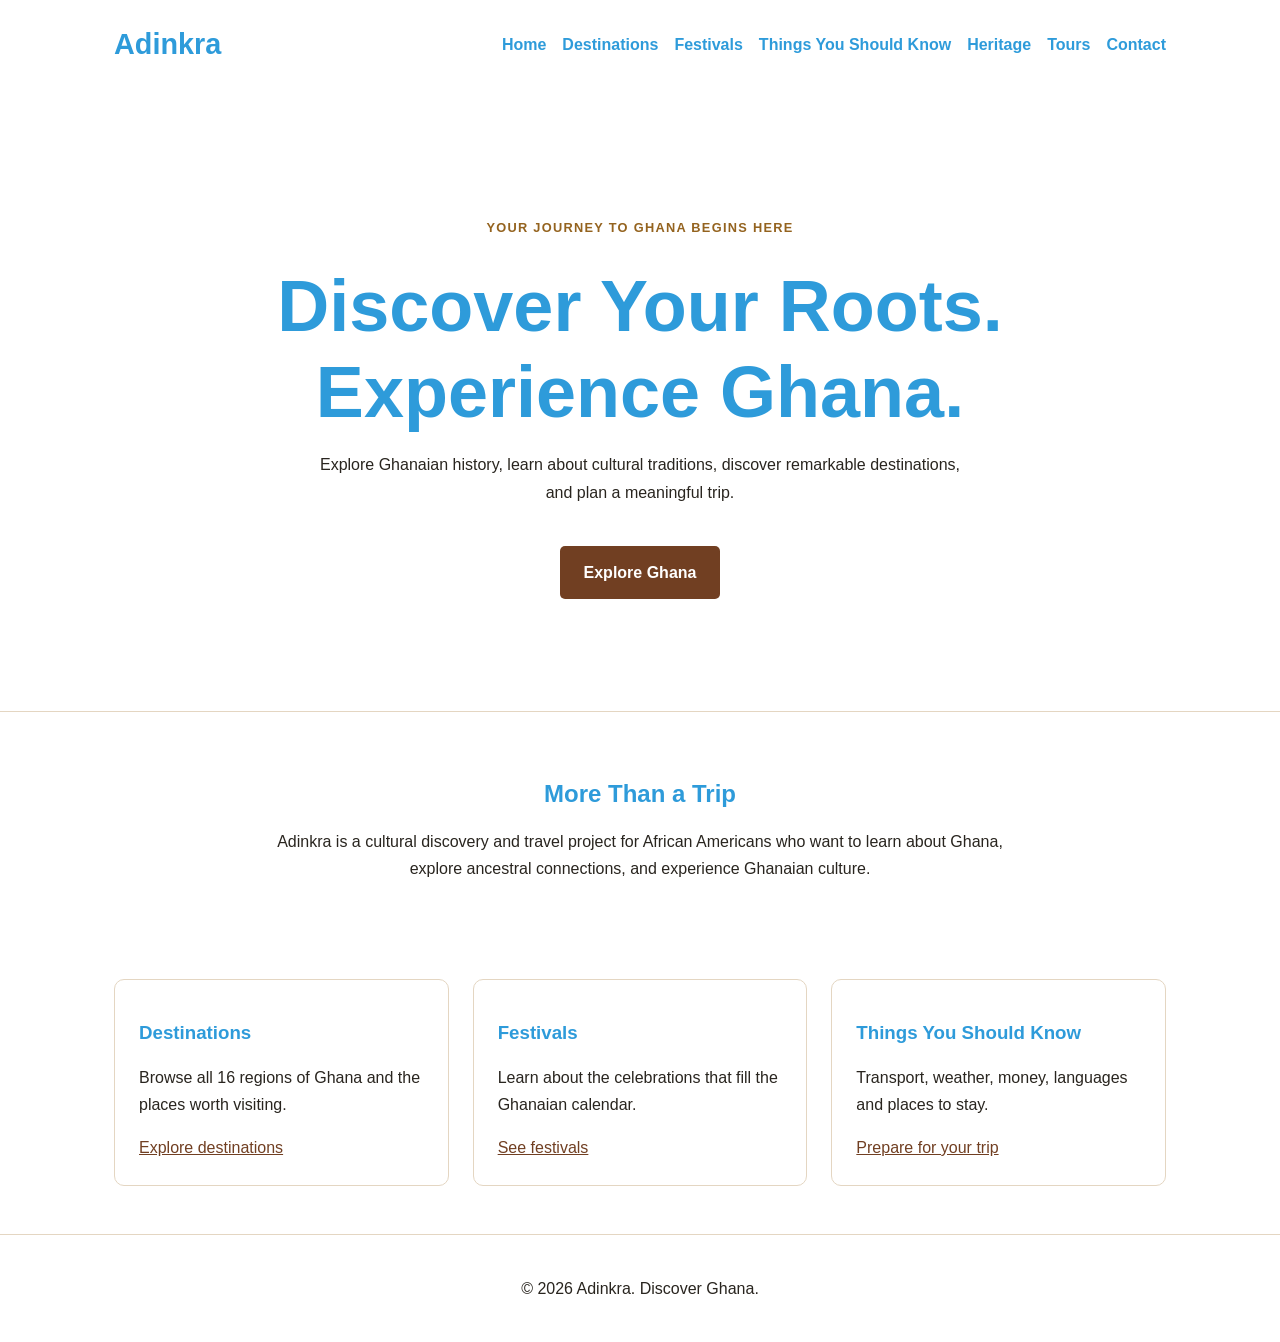
<file: index.html>
<!DOCTYPE html>
<html lang="en">
<head>
    <meta charset="UTF-8">
    <meta name="viewport" content="width=device-width, initial-scale=1.0">
    <title>Discover Your Roots | Adinkra</title>
    <link rel="stylesheet" href="css/styles.css">
    <script src="js/data/ghana-data.js" defer></script>
    <script src="js/main.js" defer></script>
    <script src="js/pages/render.js" defer></script>
</head>
<body data-page="home" data-prefix="">
    <header class="site-header">
        <a class="logo" href="index.html">Adinkra</a>
        <nav aria-label="Main navigation">
            <a href="index.html">Home</a>
            <a href="pages/destinations.html">Destinations</a>
            <a href="pages/festivals.html">Festivals</a>
            <a href="pages/things-to-know.html">Things You Should Know</a>
            <a href="pages/heritage.html">Heritage</a>
            <a href="pages/tours.html">Tours</a>
            <a href="pages/contact.html">Contact</a>
        </nav>
    </header>
    <main>
        <section class="hero">
            <p class="eyebrow">Your journey to Ghana begins here</p>
            <h1>Discover Your Roots. Experience Ghana.</h1>
            <p>
                Explore Ghanaian history, learn about cultural traditions,
                discover remarkable destinations, and plan a meaningful trip.
            </p>
            <a class="button" href="pages/destinations.html">Explore Ghana</a>
        </section>

        <section class="intro">
            <h2>More Than a Trip</h2>
            <p>
                Adinkra is a cultural discovery and travel project for
                African Americans who want to learn about Ghana, explore
                ancestral connections, and experience Ghanaian culture.
            </p>
        </section>

        <section class="features">
            <article class="feature">
                <h3>Destinations</h3>
                <p>Browse all 16 regions of Ghana and the places worth visiting.</p>
                <a href="pages/destinations.html">Explore destinations</a>
            </article>
            <article class="feature">
                <h3>Festivals</h3>
                <p>Learn about the celebrations that fill the Ghanaian calendar.</p>
                <a href="pages/festivals.html">See festivals</a>
            </article>
            <article class="feature">
                <h3>Things You Should Know</h3>
                <p>Transport, weather, money, languages and places to stay.</p>
                <a href="pages/things-to-know.html">Prepare for your trip</a>
            </article>
        </section>
    </main>
    <footer class="site-footer">
        <p>&copy; <span id="year">2026</span> Adinkra. Discover Ghana.</p>
    </footer>
</body>
</html>
</file>
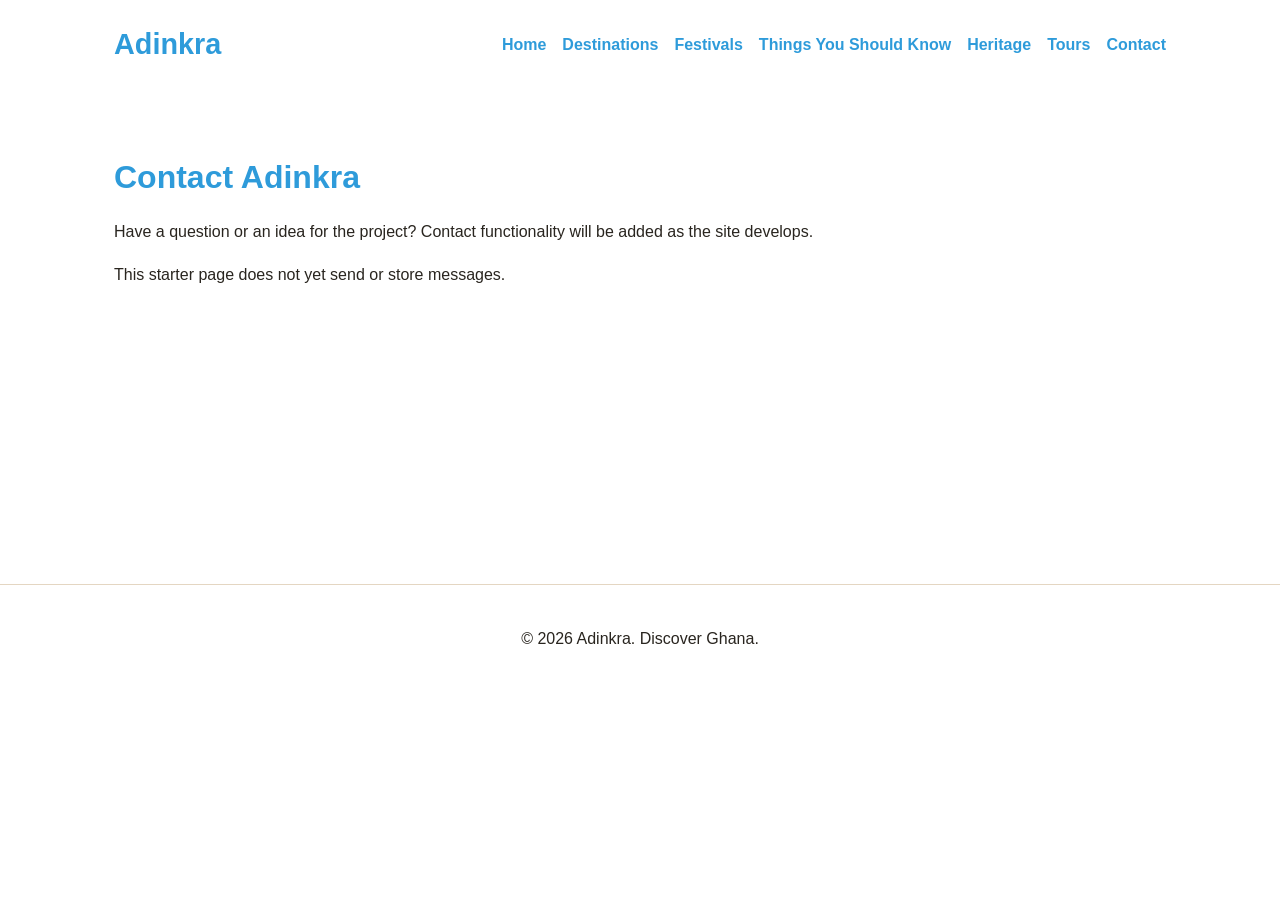
<file: pages/contact.html>
<!DOCTYPE html>
<html lang="en">
<head>
    <meta charset="UTF-8">
    <meta name="viewport" content="width=device-width, initial-scale=1.0">
    <title>Contact | Adinkra</title>
    <link rel="stylesheet" href="../css/styles.css">
    <script src="../js/data/ghana-data.js" defer></script>
    <script src="../js/main.js" defer></script>
    <script src="../js/pages/render.js" defer></script>
</head>
<body data-page="contact" data-prefix="../">
    <header class="site-header">
        <a class="logo" href="../index.html">Adinkra</a>
        <nav aria-label="Main navigation">
            <a href="../index.html">Home</a>
            <a href="../pages/destinations.html">Destinations</a>
            <a href="../pages/festivals.html">Festivals</a>
            <a href="../pages/things-to-know.html">Things You Should Know</a>
            <a href="../pages/heritage.html">Heritage</a>
            <a href="../pages/tours.html">Tours</a>
            <a href="../pages/contact.html">Contact</a>
        </nav>
    </header>
    <main class="page-content">
        <h1>Contact Adinkra</h1>
        <p>
            Have a question or an idea for the project?
            Contact functionality will be added as the site develops.
        </p>
        <p>This starter page does not yet send or store messages.</p>
    </main>
    <footer class="site-footer">
        <p>&copy; <span id="year">2026</span> Adinkra. Discover Ghana.</p>
    </footer>
</body>
</html>
</file>
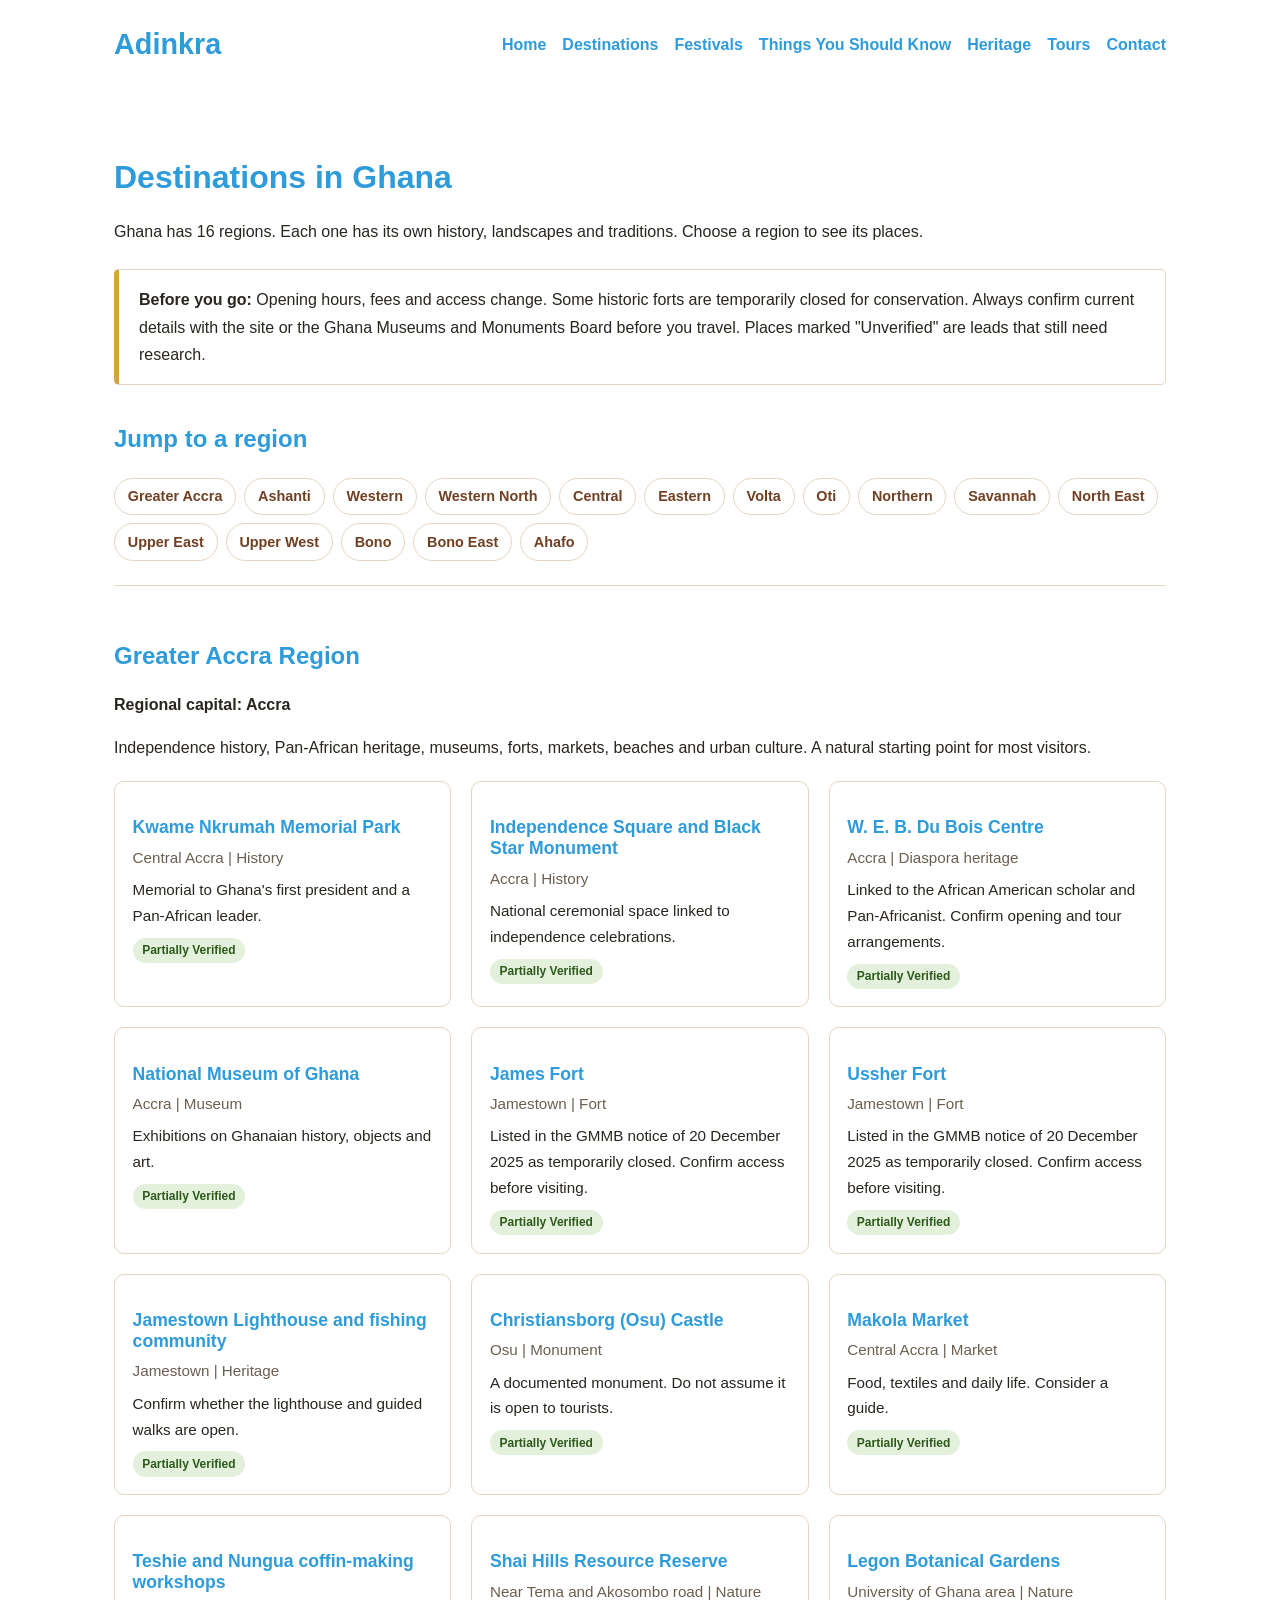
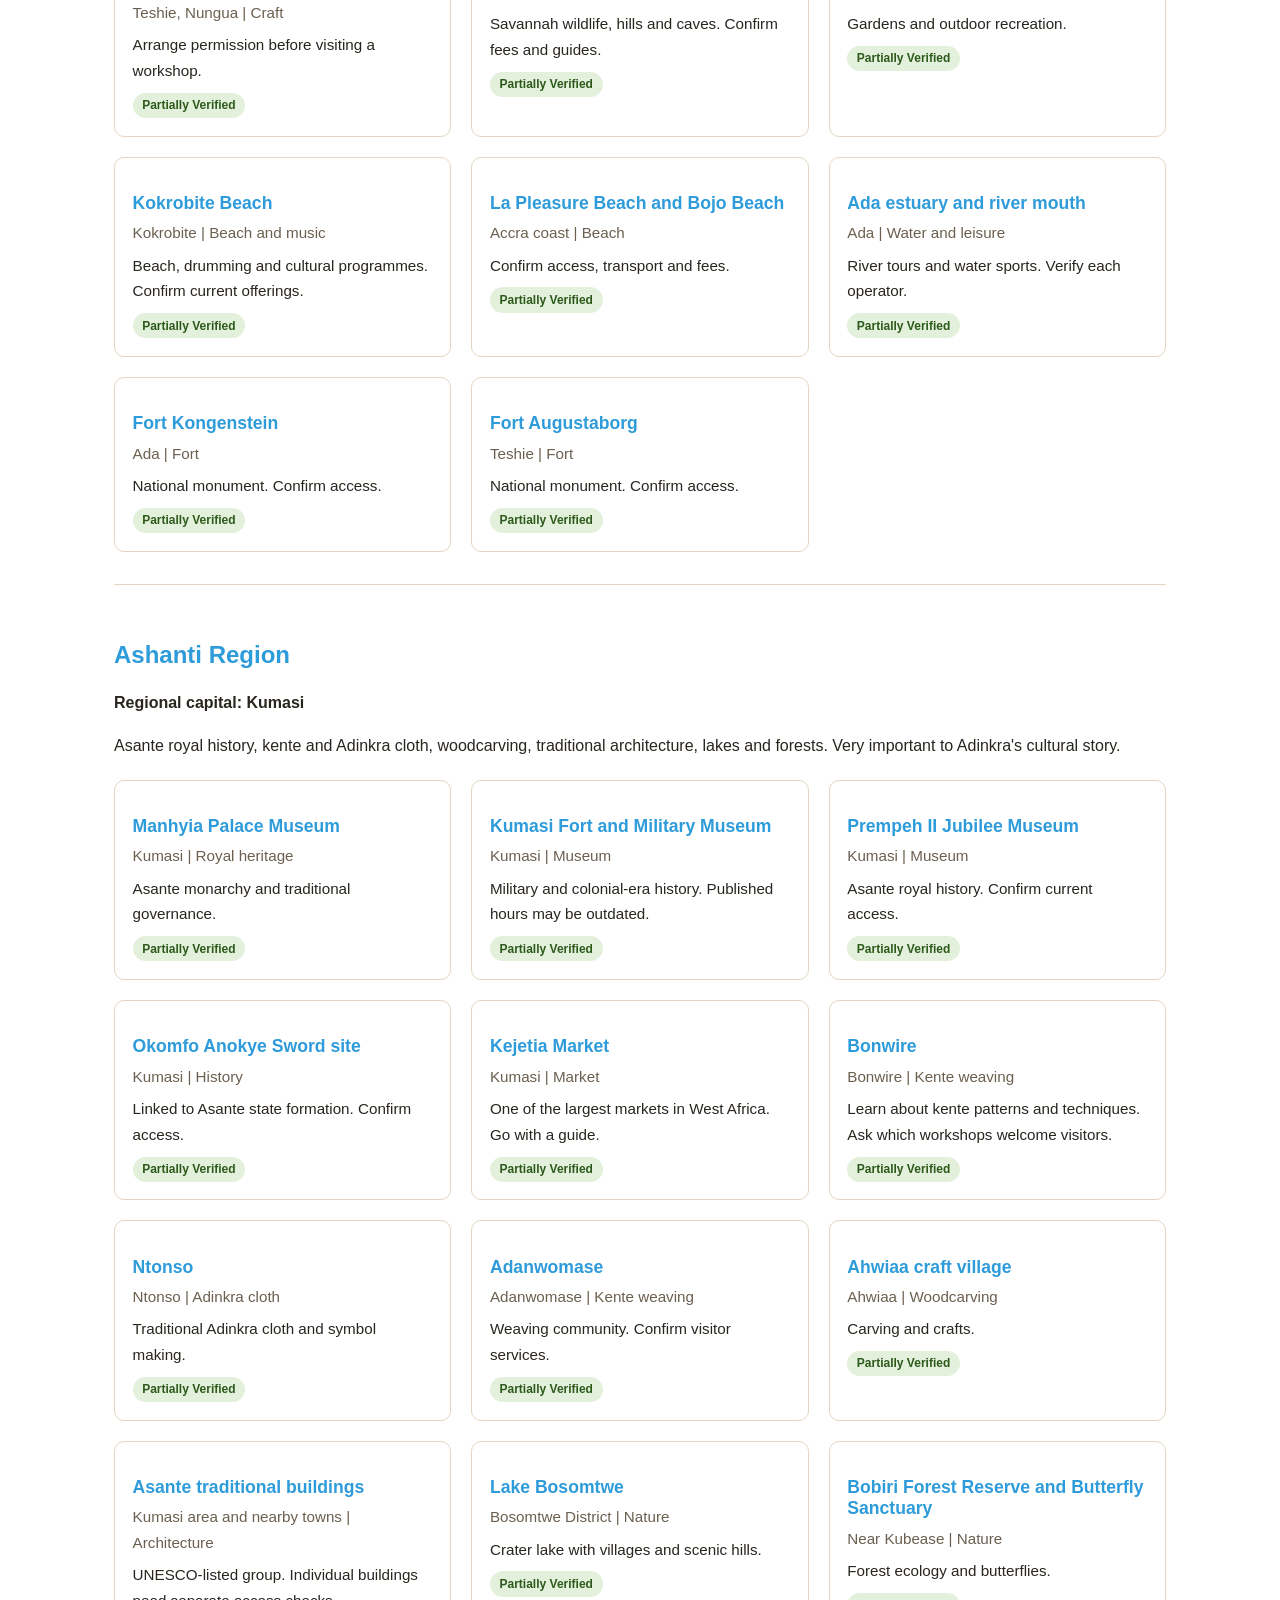
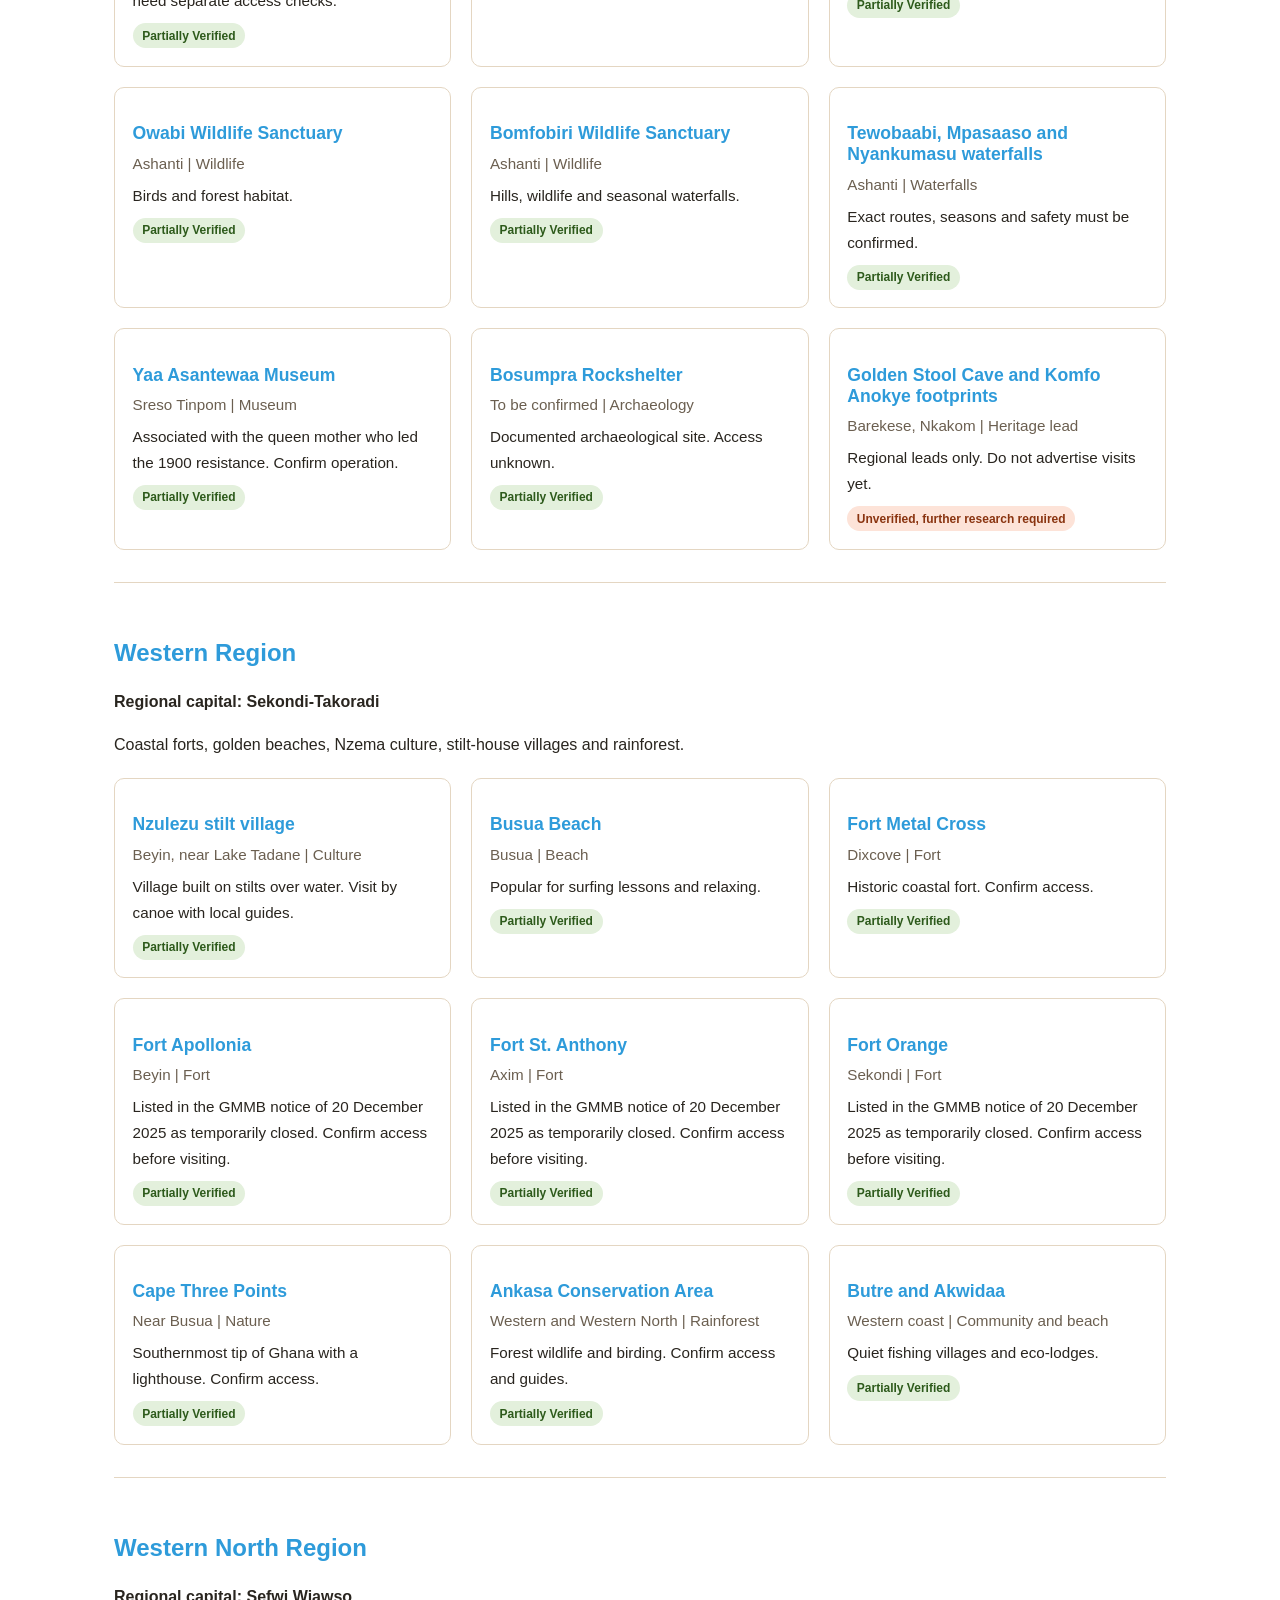
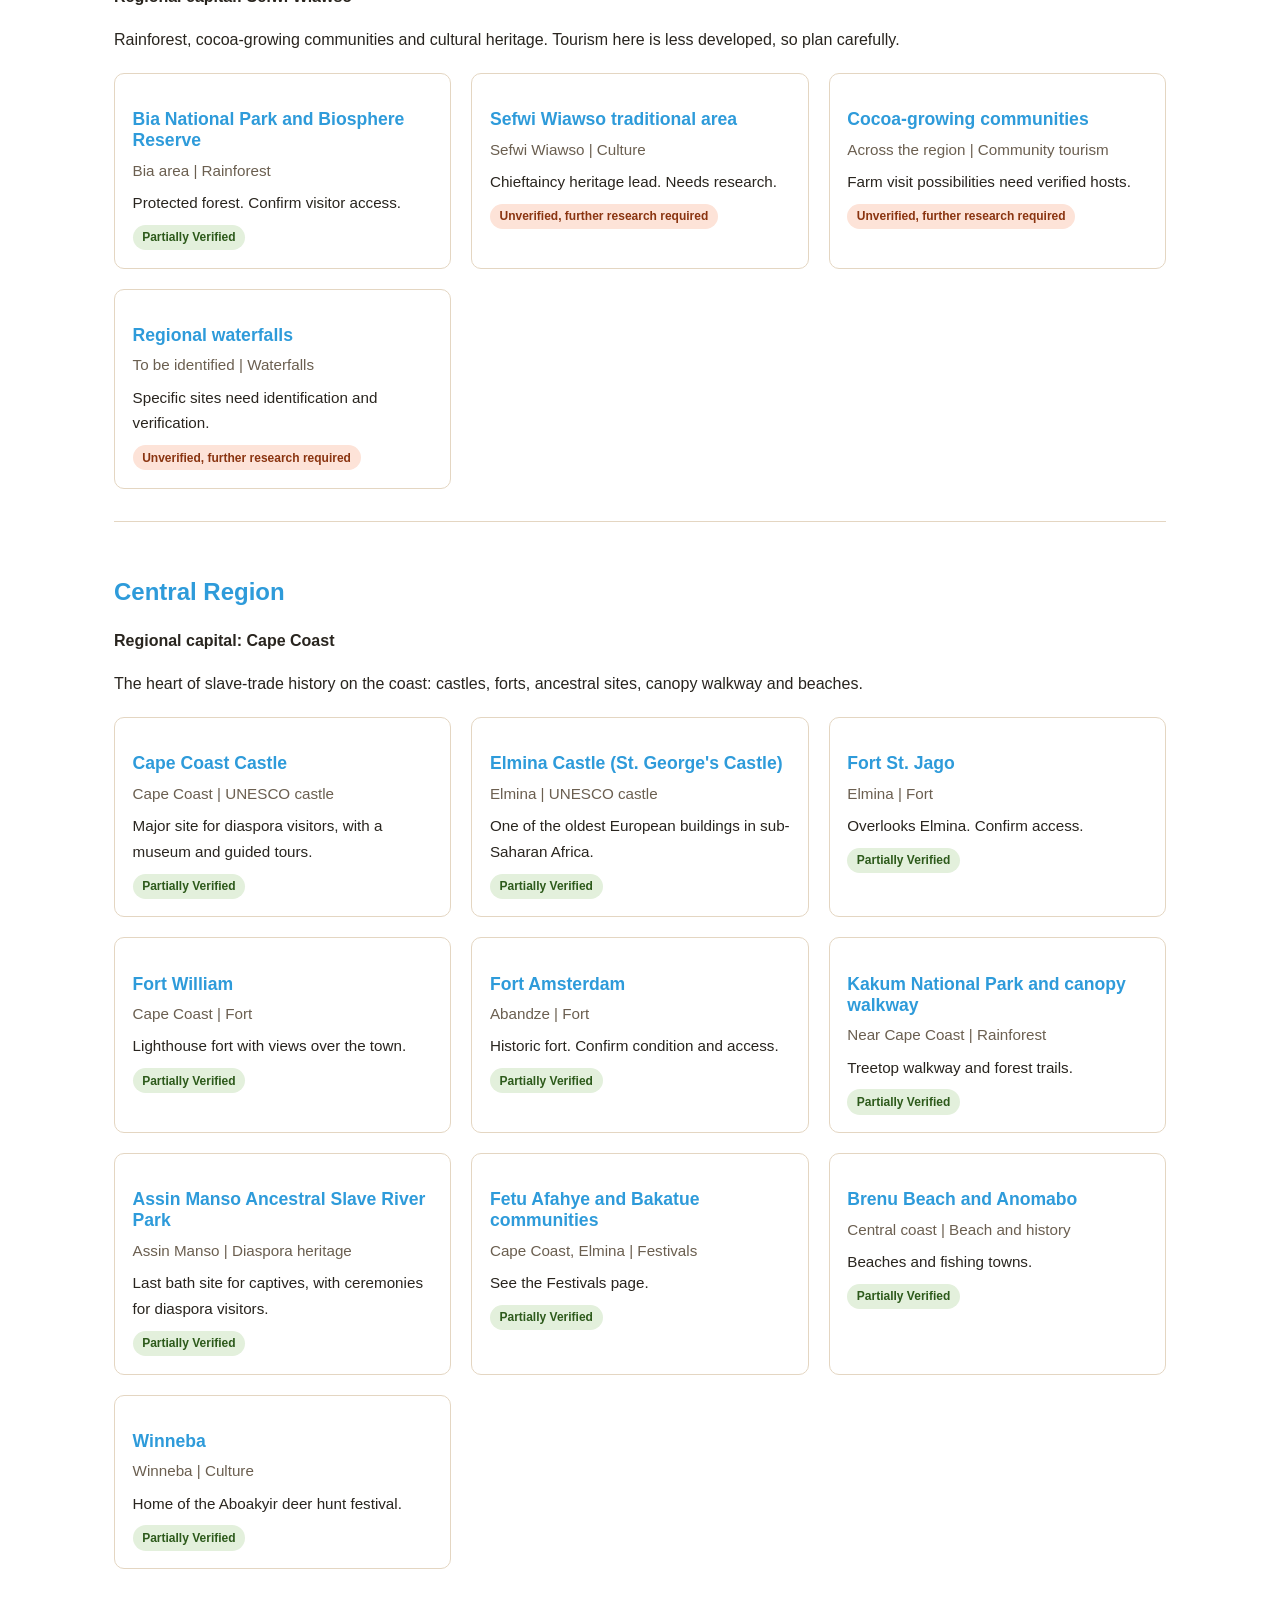
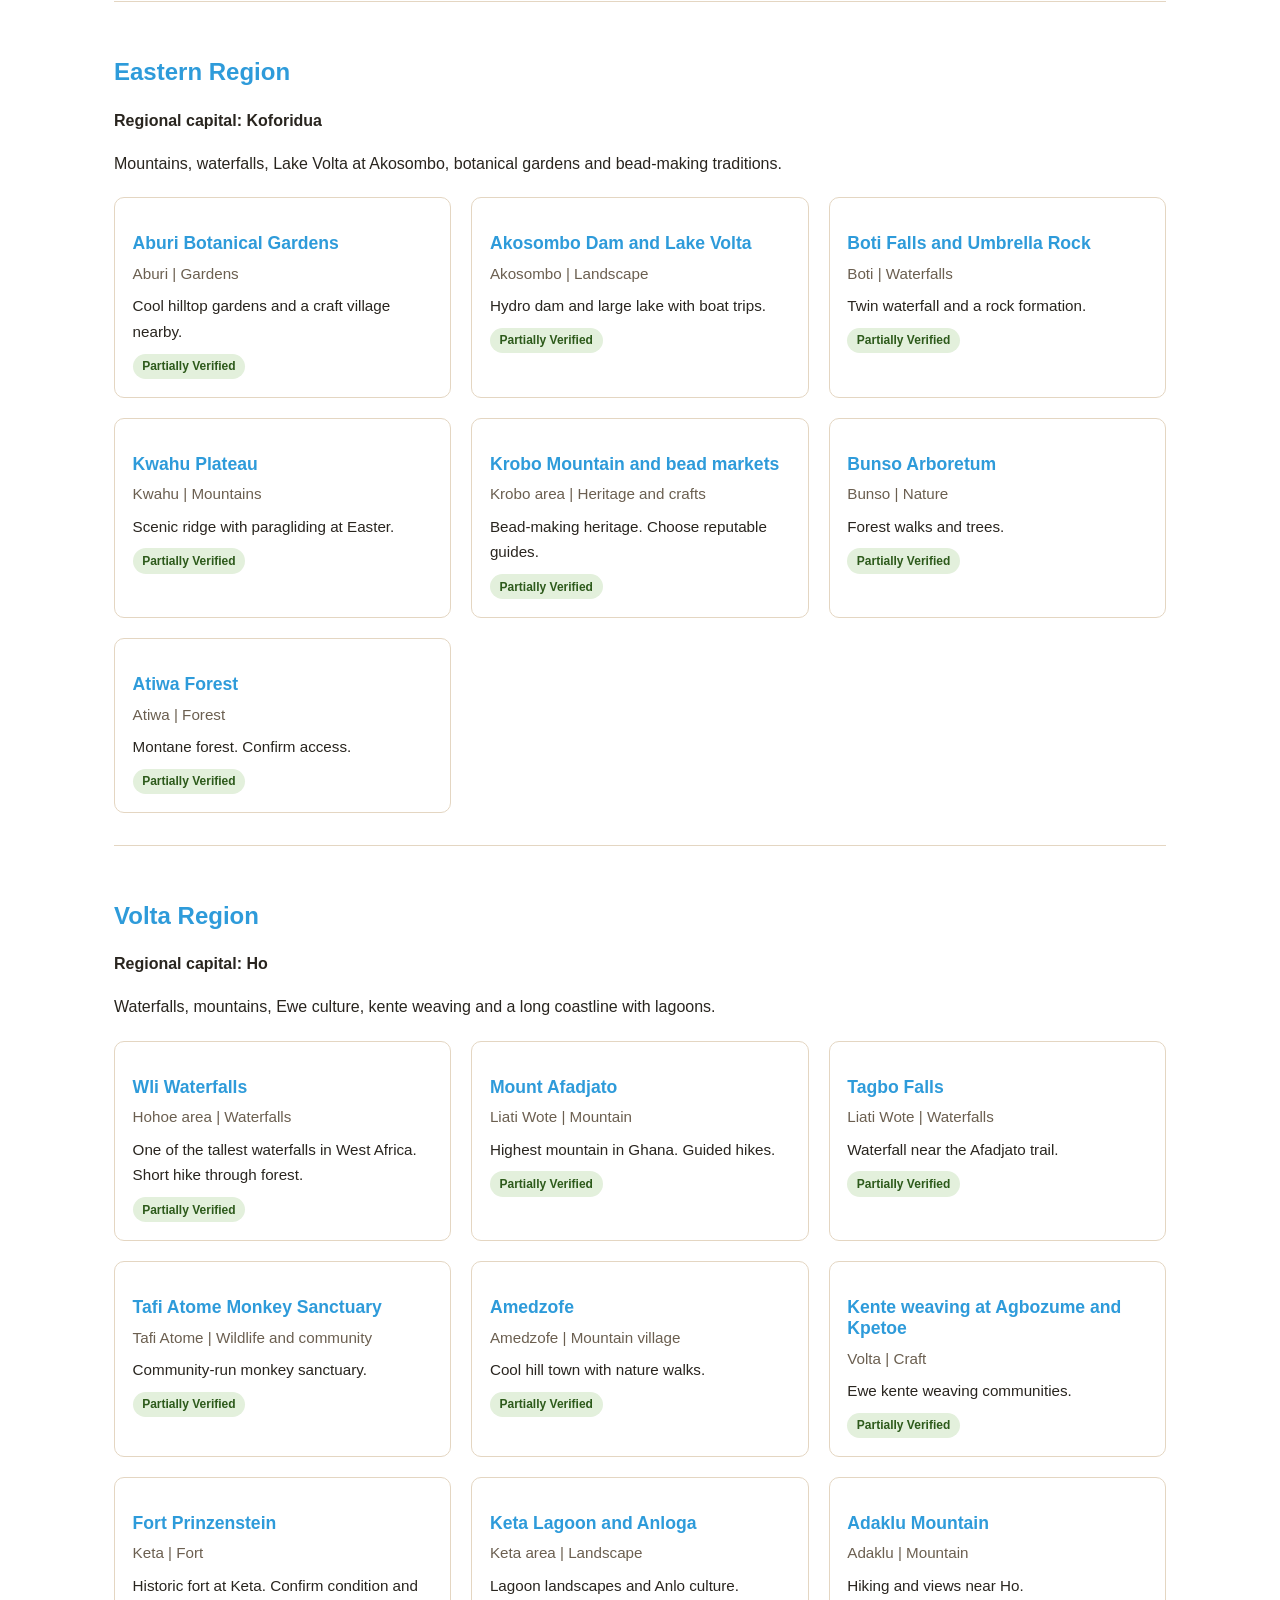
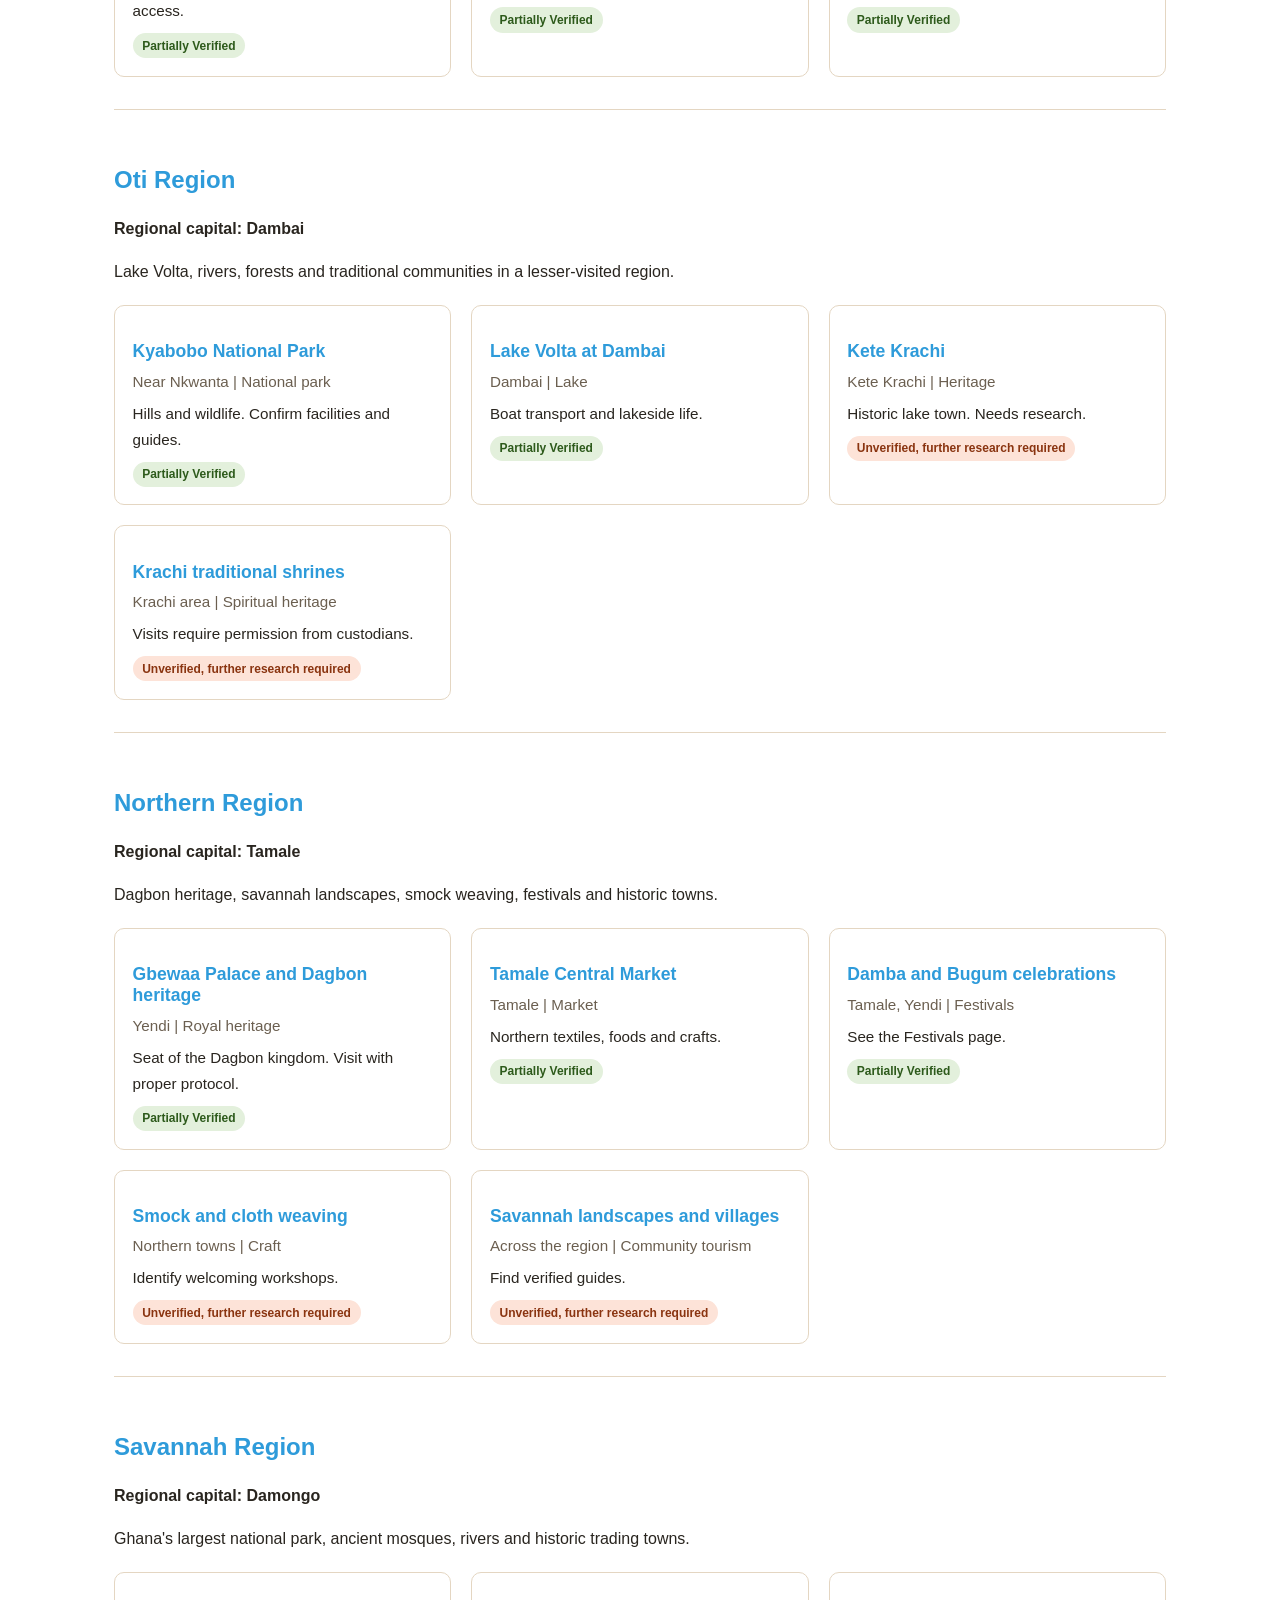
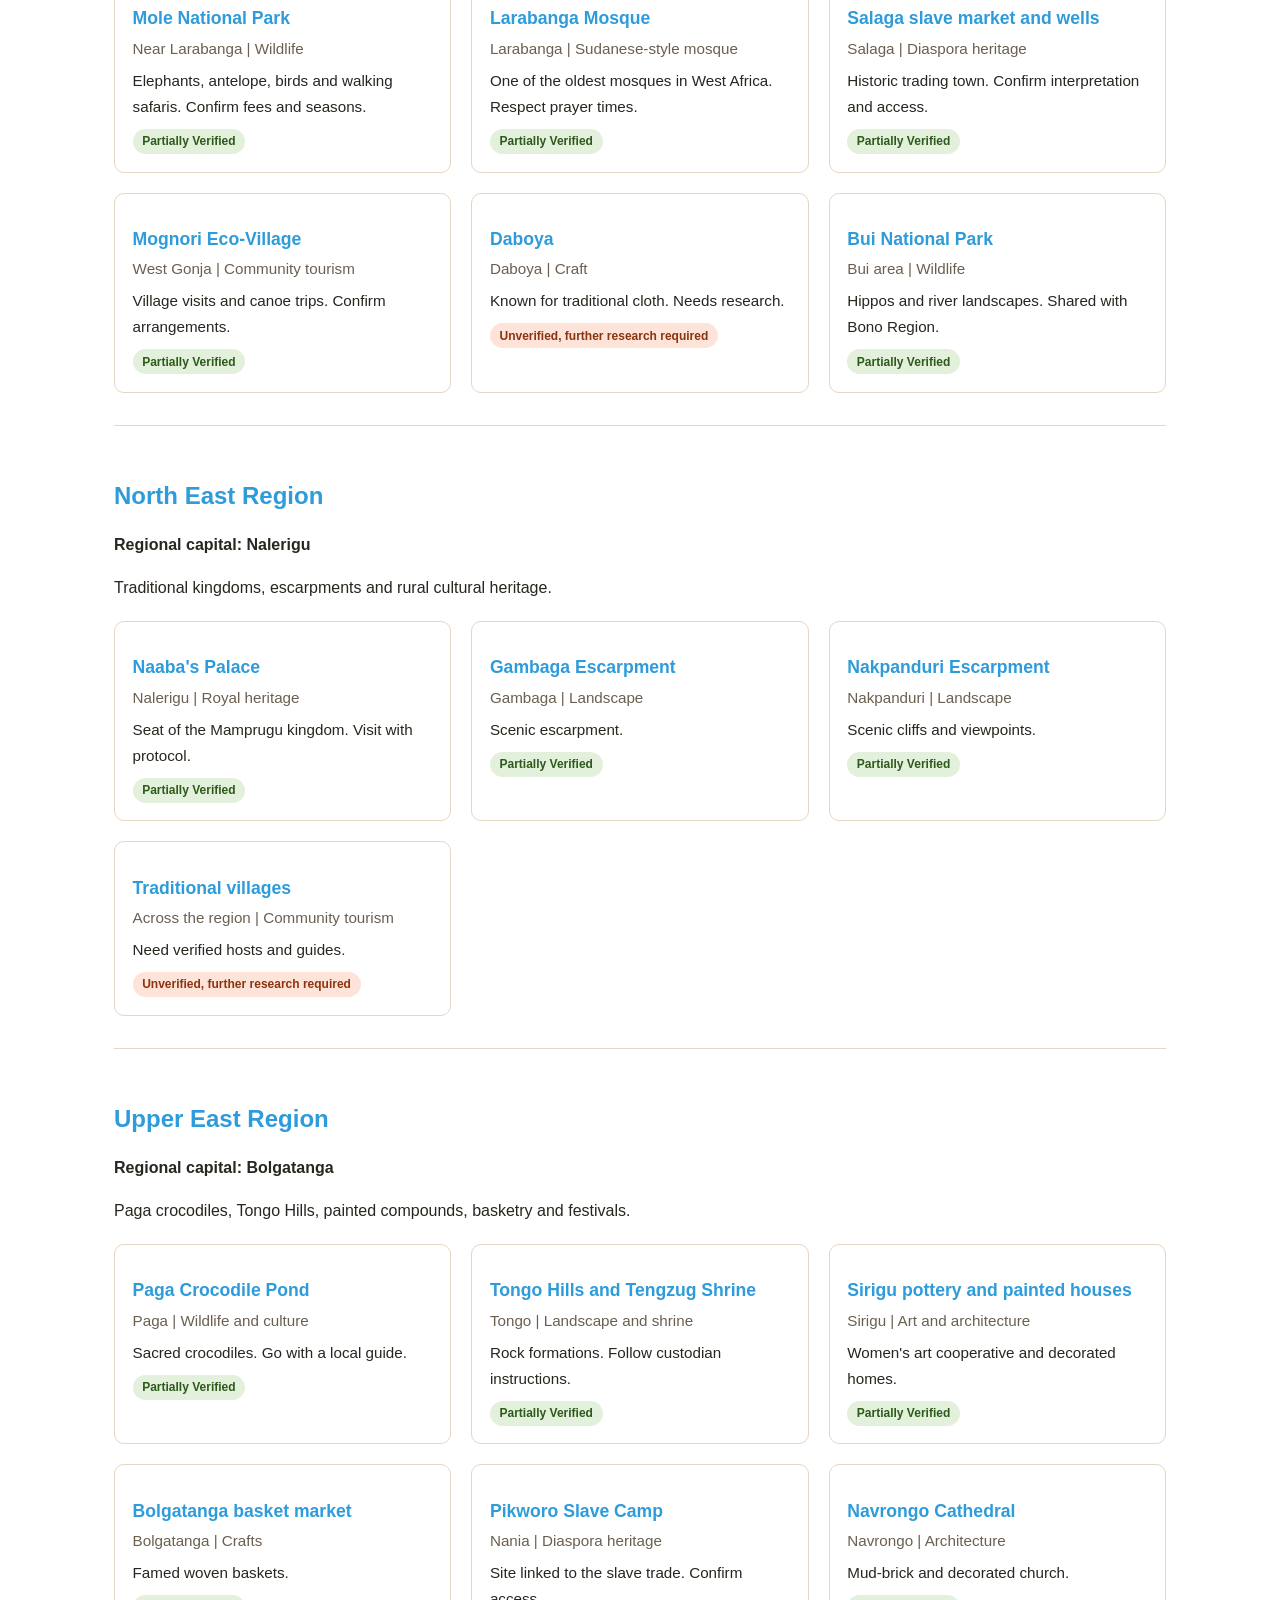
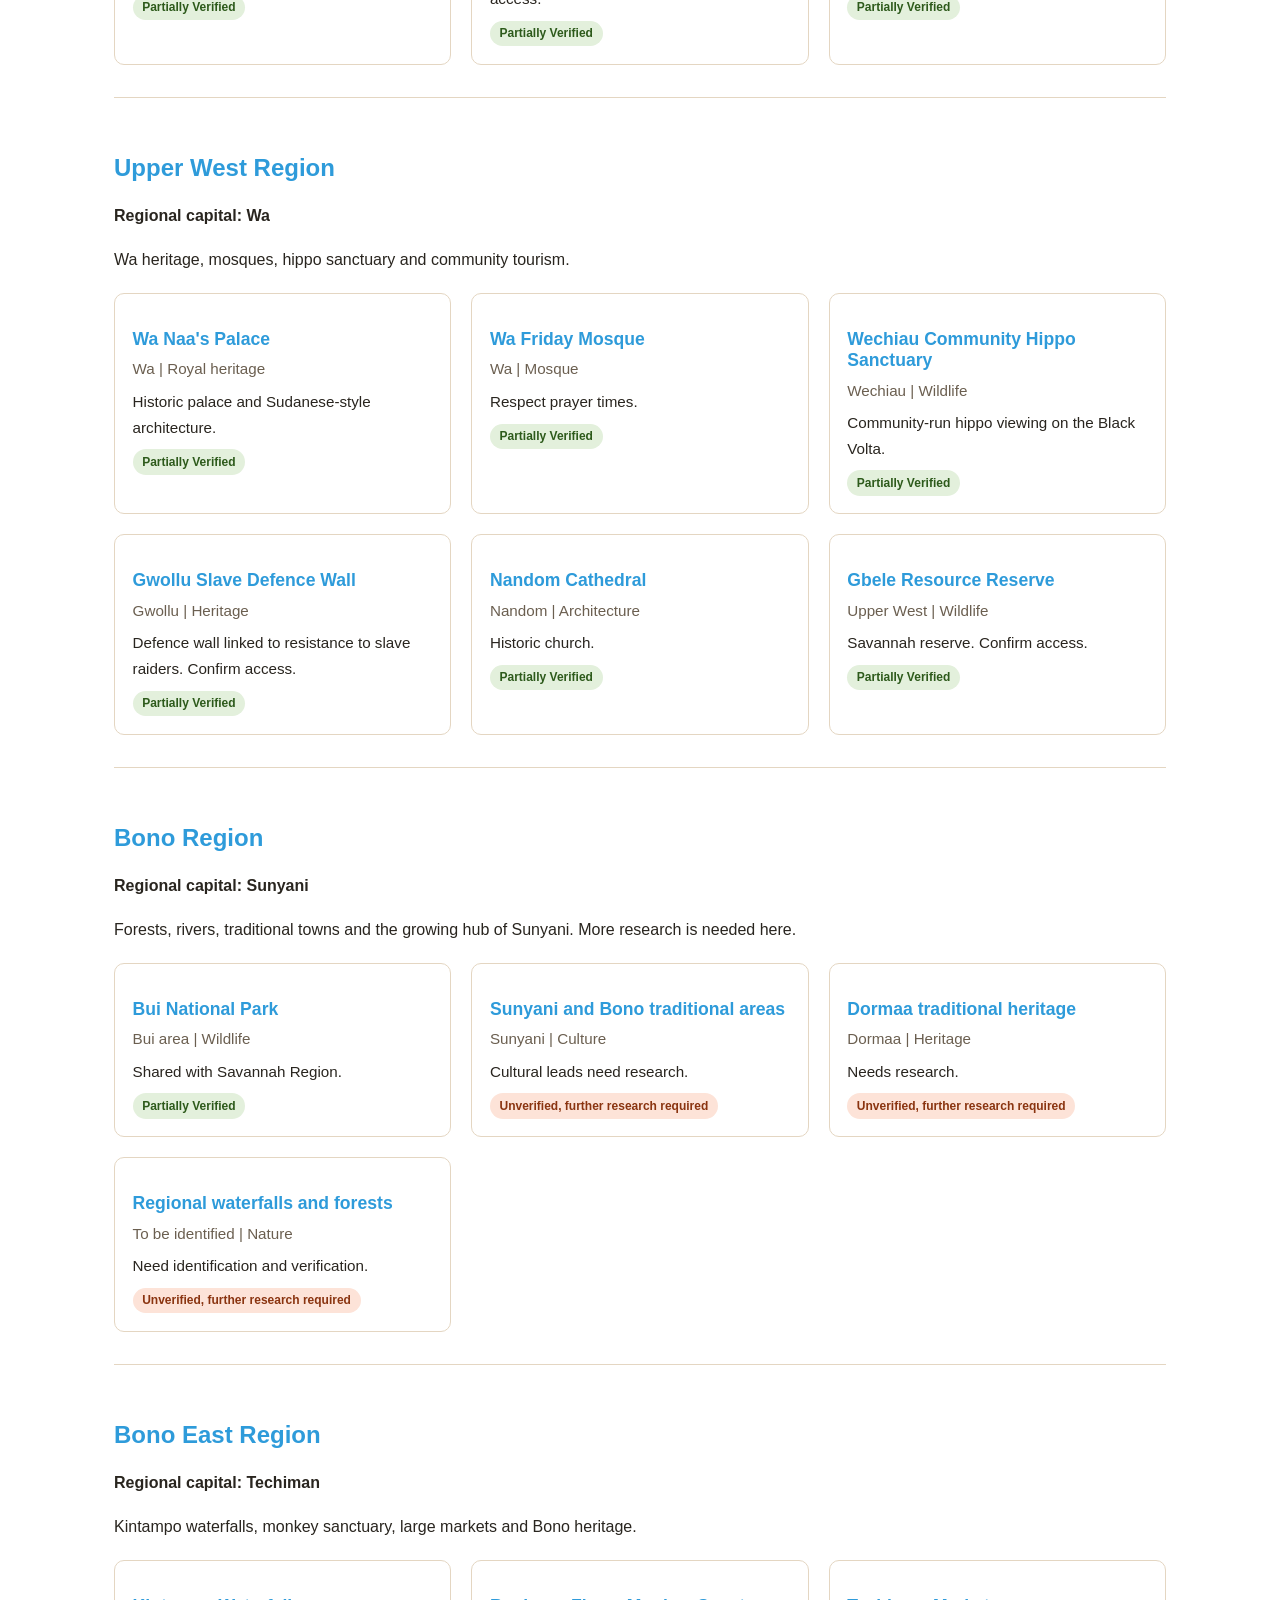
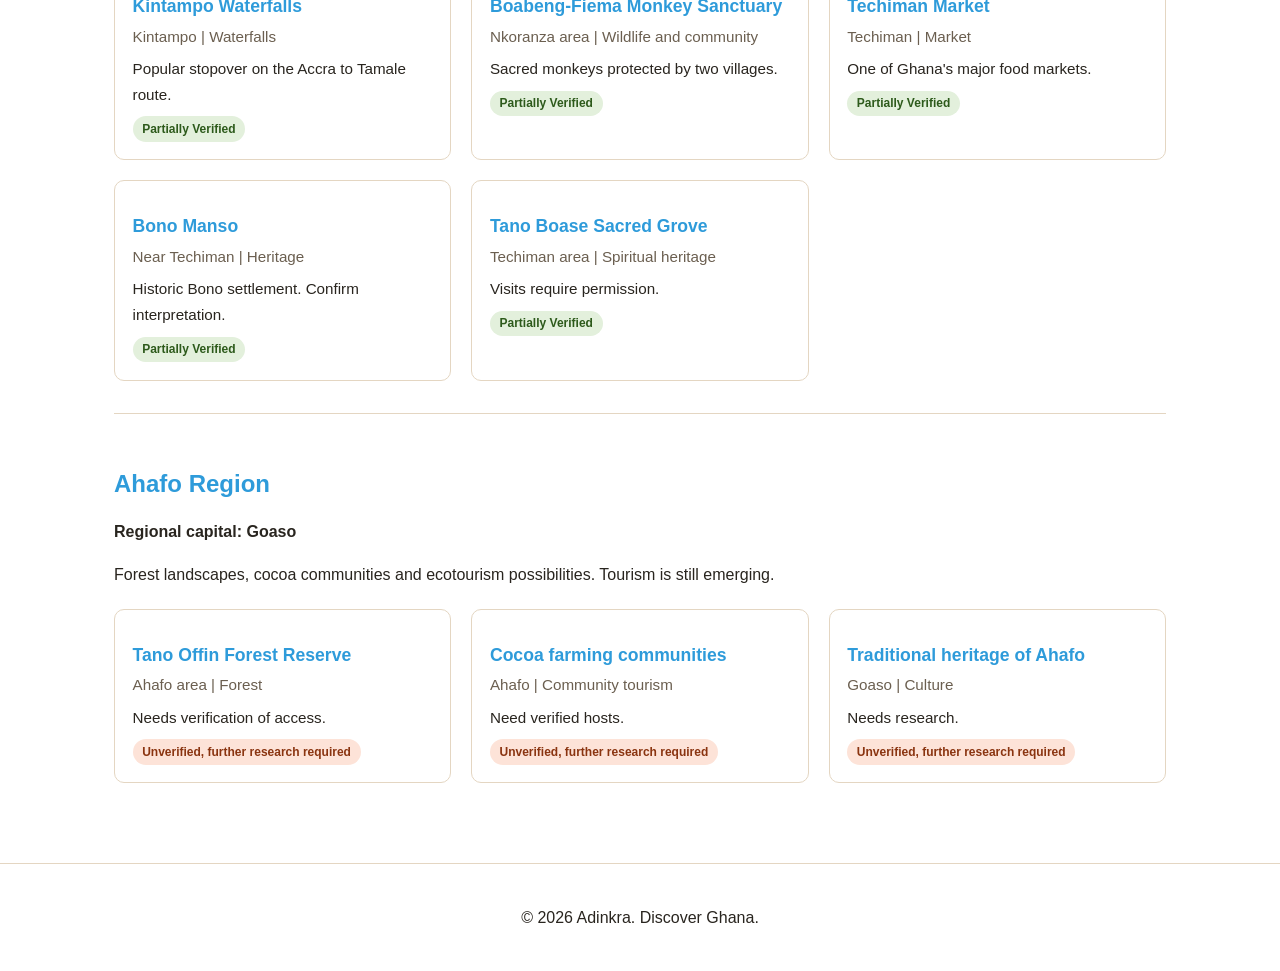
<file: pages/destinations.html>
<!DOCTYPE html>
<html lang="en">
<head>
    <meta charset="UTF-8">
    <meta name="viewport" content="width=device-width, initial-scale=1.0">
    <title>Destinations | Adinkra</title>
    <link rel="stylesheet" href="../css/styles.css">
    <script src="../js/data/ghana-data.js" defer></script>
    <script src="../js/main.js" defer></script>
    <script src="../js/pages/render.js" defer></script>
</head>
<body data-page="destinations" data-prefix="../">
    <header class="site-header">
        <a class="logo" href="../index.html">Adinkra</a>
        <nav aria-label="Main navigation">
            <a href="../index.html">Home</a>
            <a href="../pages/destinations.html">Destinations</a>
            <a href="../pages/festivals.html">Festivals</a>
            <a href="../pages/things-to-know.html">Things You Should Know</a>
            <a href="../pages/heritage.html">Heritage</a>
            <a href="../pages/tours.html">Tours</a>
            <a href="../pages/contact.html">Contact</a>
        </nav>
    </header>
    <main class="page-content">
        <h1>Destinations in Ghana</h1>
        <p>
            Ghana has 16 regions. Each one has its own history, landscapes
            and traditions. Choose a region to see its places.
        </p>

        <div class="notice">
            <strong>Before you go:</strong> Opening hours, fees and access change.
            Some historic forts are temporarily closed for conservation. Always
            confirm current details with the site or the Ghana Museums and
            Monuments Board before you travel. Places marked
            "Unverified" are leads that still need research.
        </div>

        <h2>Jump to a region</h2>
        <ul class="jump-nav" id="region-nav"></ul>

        <div id="regions-root"></div>
        <noscript><p>Please enable JavaScript to see the list of regions and places.</p></noscript>
    </main>
    <footer class="site-footer">
        <p>&copy; <span id="year">2026</span> Adinkra. Discover Ghana.</p>
    </footer>
</body>
</html>
</file>
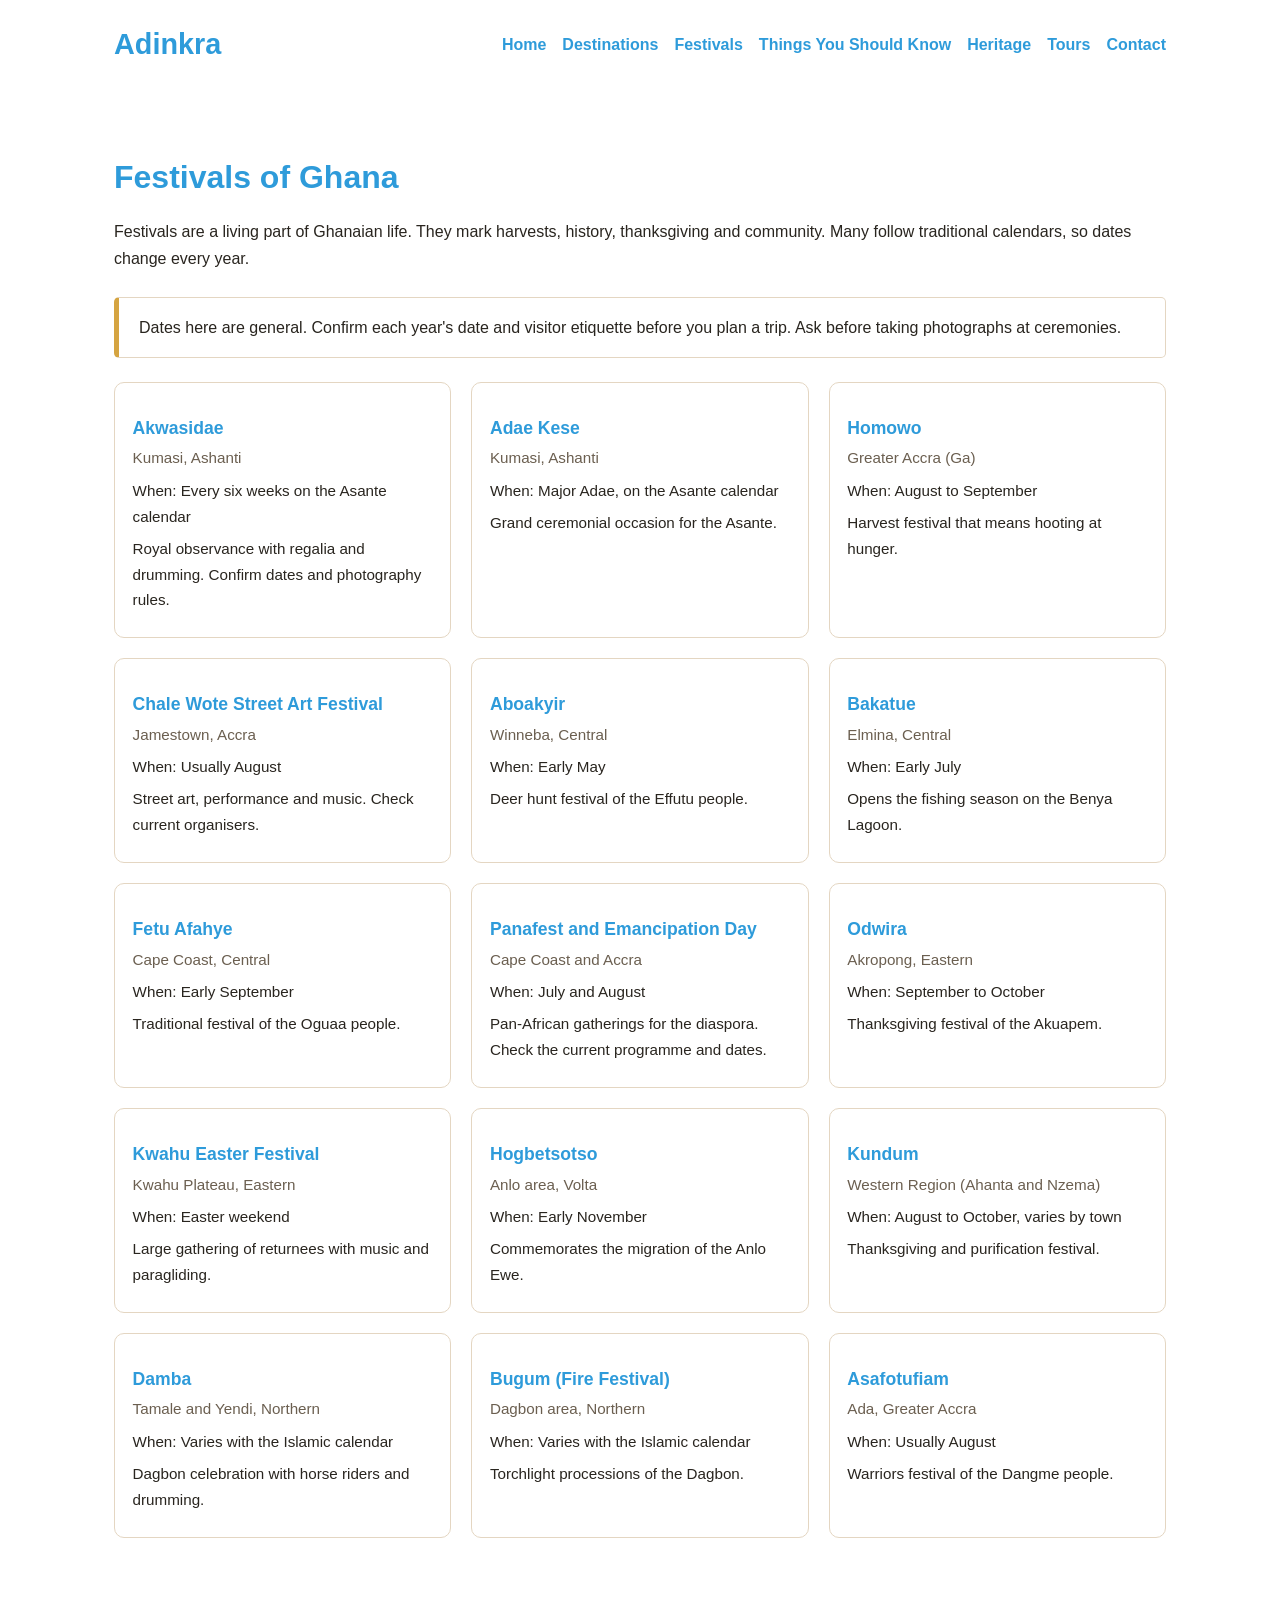
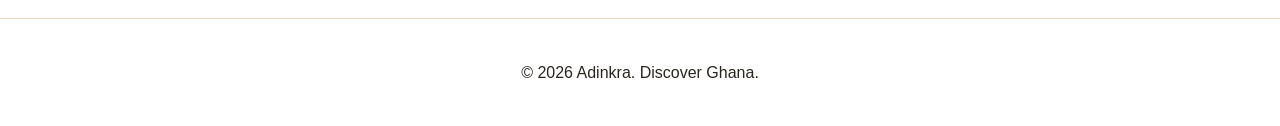
<file: pages/festivals.html>
<!DOCTYPE html>
<html lang="en">
<head>
    <meta charset="UTF-8">
    <meta name="viewport" content="width=device-width, initial-scale=1.0">
    <title>Festivals | Adinkra</title>
    <link rel="stylesheet" href="../css/styles.css">
    <script src="../js/data/ghana-data.js" defer></script>
    <script src="../js/main.js" defer></script>
    <script src="../js/pages/render.js" defer></script>
</head>
<body data-page="festivals" data-prefix="../">
    <header class="site-header">
        <a class="logo" href="../index.html">Adinkra</a>
        <nav aria-label="Main navigation">
            <a href="../index.html">Home</a>
            <a href="../pages/destinations.html">Destinations</a>
            <a href="../pages/festivals.html">Festivals</a>
            <a href="../pages/things-to-know.html">Things You Should Know</a>
            <a href="../pages/heritage.html">Heritage</a>
            <a href="../pages/tours.html">Tours</a>
            <a href="../pages/contact.html">Contact</a>
        </nav>
    </header>
    <main class="page-content">
        <h1>Festivals of Ghana</h1>
        <p>
            Festivals are a living part of Ghanaian life. They mark harvests,
            history, thanksgiving and community. Many follow traditional
            calendars, so dates change every year.
        </p>
        <div class="notice">
            Dates here are general. Confirm each year's date and visitor
            etiquette before you plan a trip. Ask before taking photographs
            at ceremonies.
        </div>
        <div class="card-grid" id="festivals-root"></div>
        <noscript><p>Please enable JavaScript to see the festivals.</p></noscript>
    </main>
    <footer class="site-footer">
        <p>&copy; <span id="year">2026</span> Adinkra. Discover Ghana.</p>
    </footer>
</body>
</html>
</file>
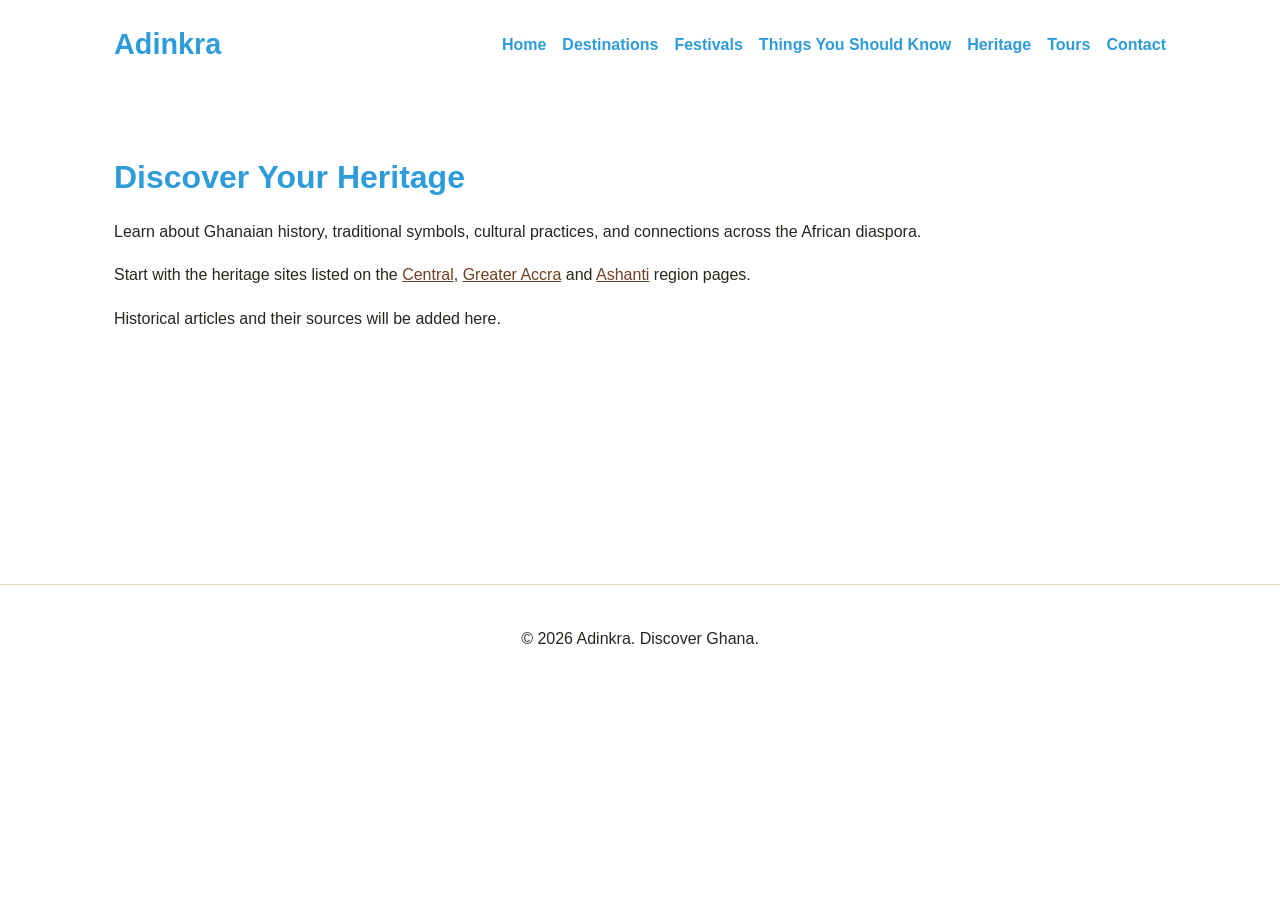
<file: pages/heritage.html>
<!DOCTYPE html>
<html lang="en">
<head>
    <meta charset="UTF-8">
    <meta name="viewport" content="width=device-width, initial-scale=1.0">
    <title>Discover Your Heritage | Adinkra</title>
    <link rel="stylesheet" href="../css/styles.css">
    <script src="../js/data/ghana-data.js" defer></script>
    <script src="../js/main.js" defer></script>
    <script src="../js/pages/render.js" defer></script>
</head>
<body data-page="heritage" data-prefix="../">
    <header class="site-header">
        <a class="logo" href="../index.html">Adinkra</a>
        <nav aria-label="Main navigation">
            <a href="../index.html">Home</a>
            <a href="../pages/destinations.html">Destinations</a>
            <a href="../pages/festivals.html">Festivals</a>
            <a href="../pages/things-to-know.html">Things You Should Know</a>
            <a href="../pages/heritage.html">Heritage</a>
            <a href="../pages/tours.html">Tours</a>
            <a href="../pages/contact.html">Contact</a>
        </nav>
    </header>
    <main class="page-content">
        <h1>Discover Your Heritage</h1>
        <p>
            Learn about Ghanaian history, traditional symbols,
            cultural practices, and connections across the African diaspora.
        </p>
        <p>
            Start with the heritage sites listed on the
            <a href="destinations.html#central">Central</a>,
            <a href="destinations.html#greater-accra">Greater Accra</a> and
            <a href="destinations.html#ashanti">Ashanti</a> region pages.
        </p>
        <p>Historical articles and their sources will be added here.</p>
    </main>
    <footer class="site-footer">
        <p>&copy; <span id="year">2026</span> Adinkra. Discover Ghana.</p>
    </footer>
</body>
</html>
</file>
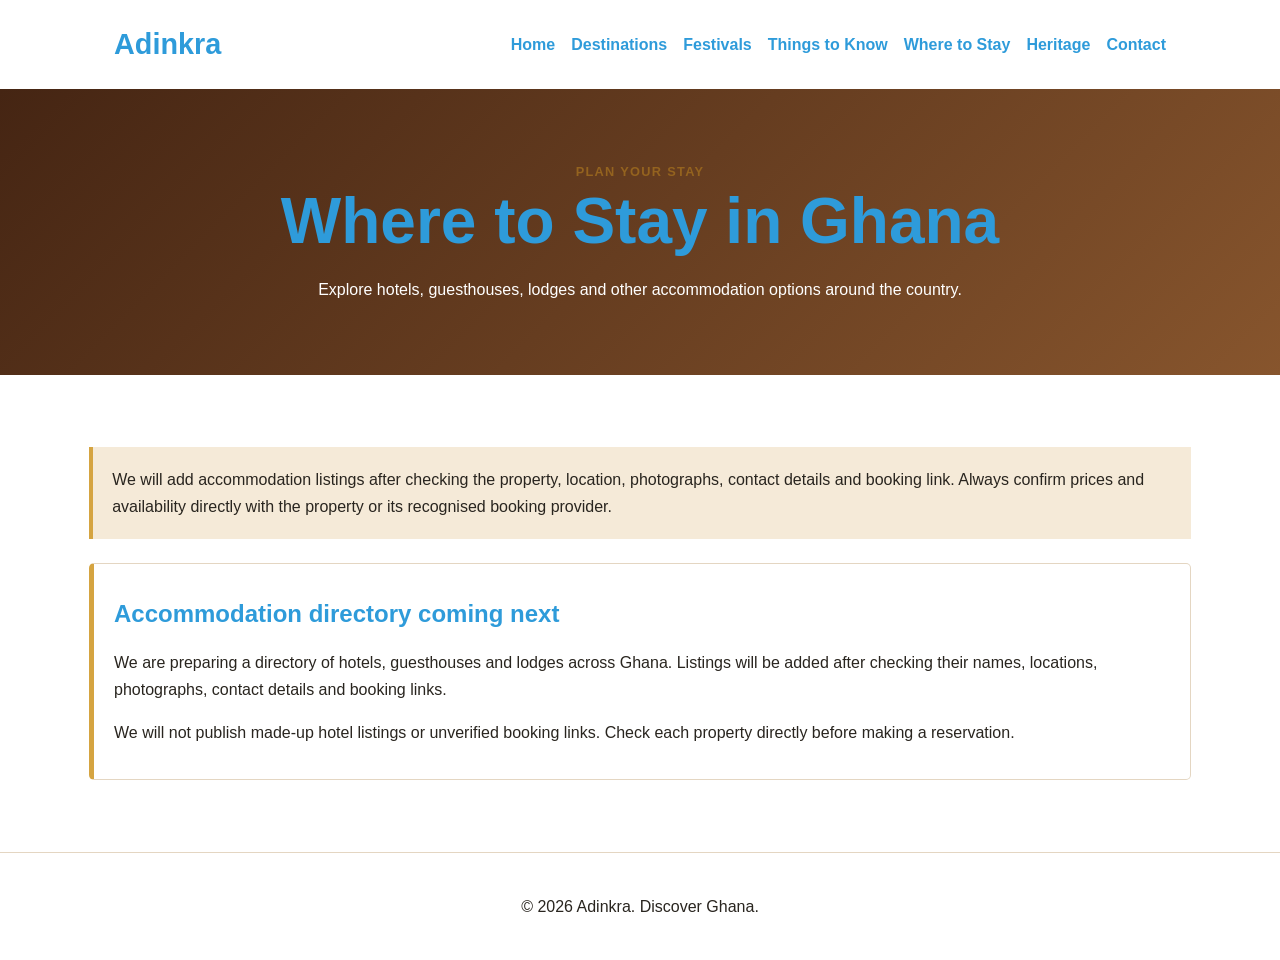
<file: pages/stays.html>
<!DOCTYPE html>
<html lang="en">
<head>
  <meta charset="UTF-8">
  <meta name="viewport" content="width=device-width, initial-scale=1.0">
  <title>Hotels and Guesthouses in Ghana | Adinkra</title>
  <link rel="stylesheet" href="../css/styles.css">
  <script src="../js/travel-pages.js" defer></script>
</head>
<body>
  <header class="site-header">
    <a class="logo" href="../index.html">Adinkra</a>
    <nav aria-label="Main navigation">
      <a href="../index.html">Home</a>
      <a href="destinations.html">Destinations</a>
      <a href="festivals.html">Festivals</a>
      <a href="things-to-know.html">Things to Know</a>
      <a href="stays.html">Where to Stay</a>
      <a href="heritage.html">Heritage</a>
      <a href="contact.html">Contact</a>
    </nav>
  </header>

  <section class="travel-hero">
    <p class="eyebrow">Plan your stay</p>
    <h1>Where to Stay in Ghana</h1>
    <p>Explore hotels, guesthouses, lodges and other accommodation options around the country.</p>
  </section>

  <main class="travel-main">
    <div class="travel-note">
      We will add accommodation listings after checking the property,
      location, photographs, contact details and booking link. Always
      confirm prices and availability directly with the property or
      its recognised booking provider.
    </div>
    <div id="stays-container"></div>
  </main>

  <footer class="site-footer">
    <p>© <span id="year">2026</span> Adinkra. Discover Ghana.</p>
  </footer>
</body>
</html>
</file>
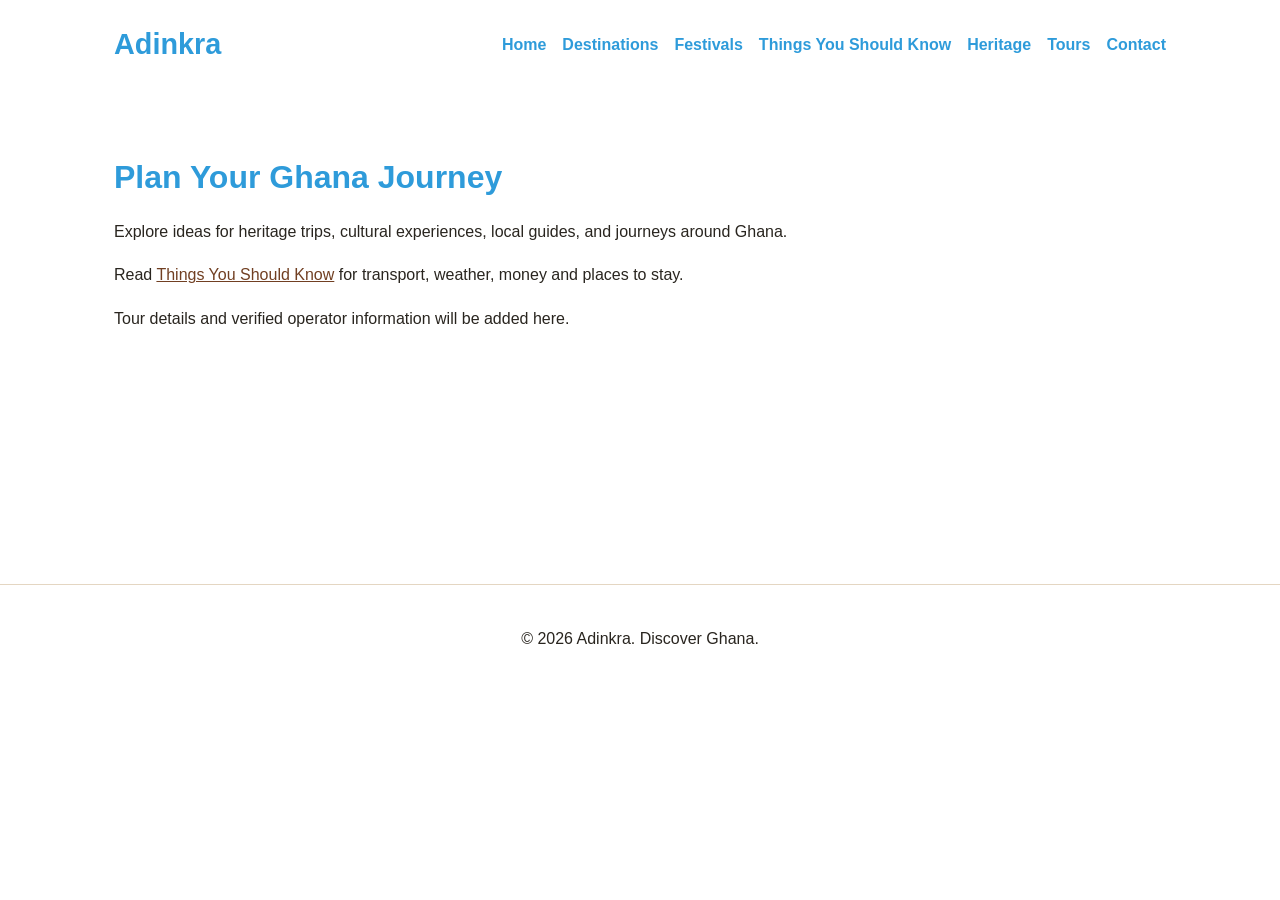
<file: pages/tours.html>
<!DOCTYPE html>
<html lang="en">
<head>
    <meta charset="UTF-8">
    <meta name="viewport" content="width=device-width, initial-scale=1.0">
    <title>Plan Your Journey | Adinkra</title>
    <link rel="stylesheet" href="../css/styles.css">
    <script src="../js/data/ghana-data.js" defer></script>
    <script src="../js/main.js" defer></script>
    <script src="../js/pages/render.js" defer></script>
</head>
<body data-page="tours" data-prefix="../">
    <header class="site-header">
        <a class="logo" href="../index.html">Adinkra</a>
        <nav aria-label="Main navigation">
            <a href="../index.html">Home</a>
            <a href="../pages/destinations.html">Destinations</a>
            <a href="../pages/festivals.html">Festivals</a>
            <a href="../pages/things-to-know.html">Things You Should Know</a>
            <a href="../pages/heritage.html">Heritage</a>
            <a href="../pages/tours.html">Tours</a>
            <a href="../pages/contact.html">Contact</a>
        </nav>
    </header>
    <main class="page-content">
        <h1>Plan Your Ghana Journey</h1>
        <p>
            Explore ideas for heritage trips, cultural experiences,
            local guides, and journeys around Ghana.
        </p>
        <p>
            Read <a href="things-to-know.html">Things You Should Know</a> for
            transport, weather, money and places to stay.
        </p>
        <p>Tour details and verified operator information will be added here.</p>
    </main>
    <footer class="site-footer">
        <p>&copy; <span id="year">2026</span> Adinkra. Discover Ghana.</p>
    </footer>
</body>
</html>
</file>
<file: css/styles.css>
@import url("./base/reset.css");
@import url("./base/variables.css");
@import url("./base/typography.css");
@import url("./layout/header.css");
@import url("./layout/footer.css");
@import url("./components/buttons.css");
@import url("./components/cards.css");
@import url("./components/forms.css");
@import url("./pages/home.css");
@import url("./pages/content.css");

@import url("./pages/travel.css");

@import url("./pages/ghana.css");

/* ADINKRA WHITE THEME */
html, body {
    background: #ffffff;
}

.hero {
    background: #ffffff;
    border-bottom: 1px solid var(--color-border);
}

.site-footer {
    background: #ffffff;
    border-top: 1px solid var(--color-border);
}

/* ADINKRA CRYSTAL BLUE HEADERS */
:root {
    --color-crystal-blue: #2e9bda;
}

h1, h2, h3, h4, h5, h6,
.hero h1,
.page-content h1,
.page-content h2,
.page-content h3,
.card h3,
.feature h3,
.logo,
.site-header nav a {
    color: var(--color-crystal-blue) !important;
}

.hero .button {
    color: #ffffff !important;
}
</file>
